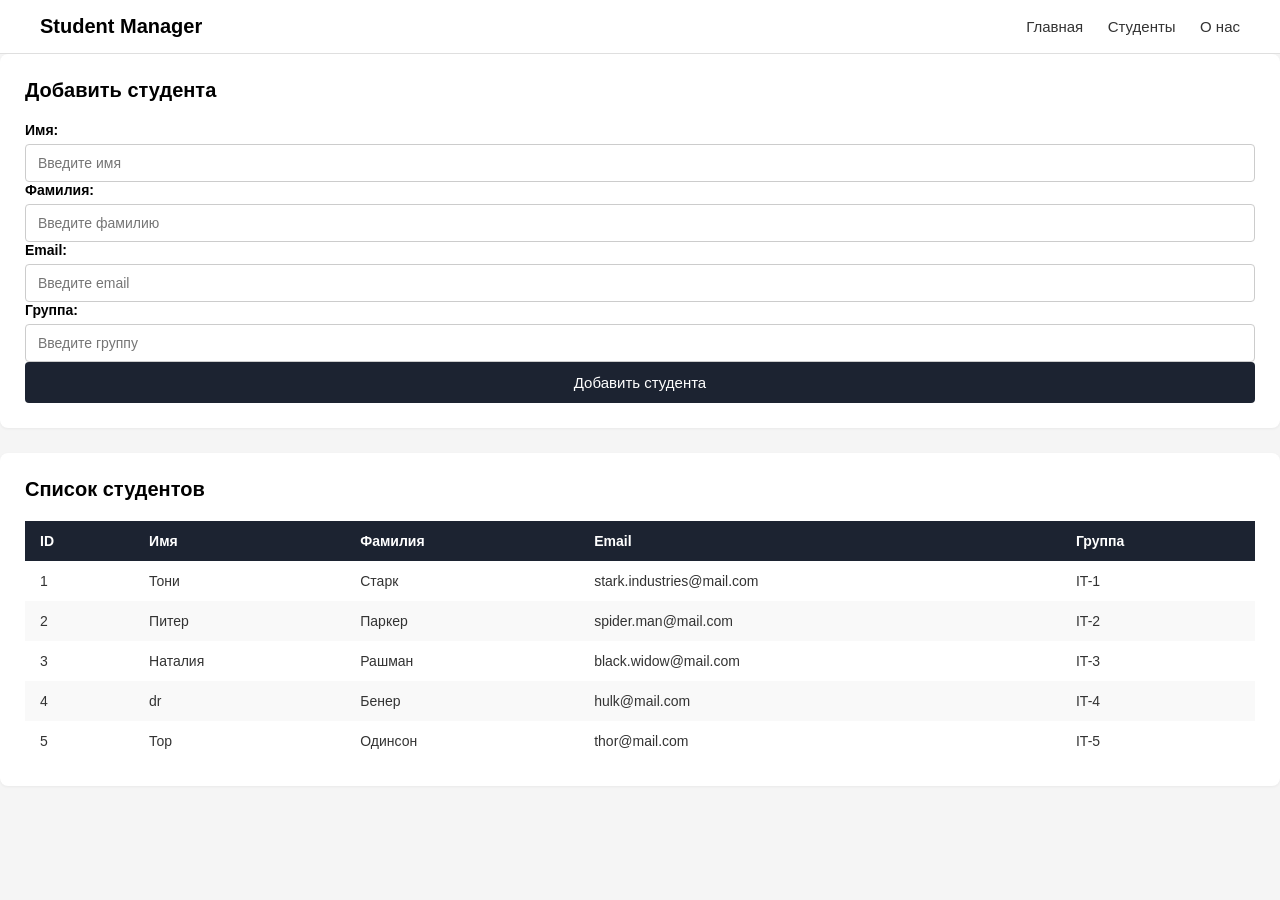
<file: index.html>
<!DOCTYPE html>
<html lang="ru">
<head>
    <meta charset="UTF-8">
    <meta name="viewport" content="width=device-width, initial-scale=1.0">
    <title>Student Manager</title>
    <link rel="stylesheet" href="style.css">
</head>
<body>
   <header class="header">
    <div class="header-logo"> Student Manager</div>
    <nav class="nav-links">
        <a href="index.html">Главная</a>
        <a href="students.html">Студенты</a>
        <a href="about.html">О нас</a>
        </nav>
    </header>

   
        
        <section class="card">
            <h2>Добавить студента</h2>
            <from action="#">
                <div class="form-group">
                    <label for="first-name">Имя:</label>
                    <input type="text" id="first-name" placeholder="Введите имя">
                </div>

                <div class="form-group">
                    <label for="last-name">Фамилия:</label>
                    <input type="text" id="last-name" placeholder="Введите фамилию">
                </div>

                <div class="form-group">
                    <label for="email">Email:</label>
                    <input type="email" id="email" placeholder="Введите email">
                </div>
                <div class="form-group">
                    <label for="group">Группа:</label>
                    <input type="text" id="group" placeholder="Введите группу">
                </div>
                 <button type="submit" class="submit-btn">Добавить студента</button>
            </from>
        </section>
         <section class="card">
            <h2>Список студентов</h2>
            <div class="table-wrapper">
                <table class="student-table">
                    <thead>
                        <tr>
                            <th>ID</th>
                            <th>Имя</th>
                            <th>Фамилия</th>
                            <th>Email</th>
                            <th>Группа</th>
                        </tr>
                    </thead>
                    <tbody>
                          <tr>
                            <td>1</td>
                            <td>Тони</td>
                            <td>Старк</td>
                            <td>stark.industries@mail.com</td>
                            <td>IT-1</td>
                        </tr>
                        <tr>
                            <td>2</td>
                            <td>Питер</td>
                            <td>Паркер</td>
                            <td>spider.man@mail.com</td>
                            <td>IT-2</td>
                        </tr>
                        <tr>
                            <td>3</td>
                            <td>Наталия</td>
                            <td>Рашман</td>
                            <td>black.widow@mail.com</td>
                            <td>IT-3</td>
                        </tr>
                        <tr>
                              <td>4</td>
                            <td>dr</td>
                            <td>Бенер</td>
                            <td>hulk@mail.com</td>
                            <td>IT-4</td>
                        </tr>
                         <tr>
                            <td>5</td>
                            <td>Тор</td>
                            <td>Одинсон</td>
                            <td>thor@mail.com</td>
                            <td>IT-5</td>
                        </tr>
                    </tbody>
                </table>
    </div>

</body>
</html>
</file>
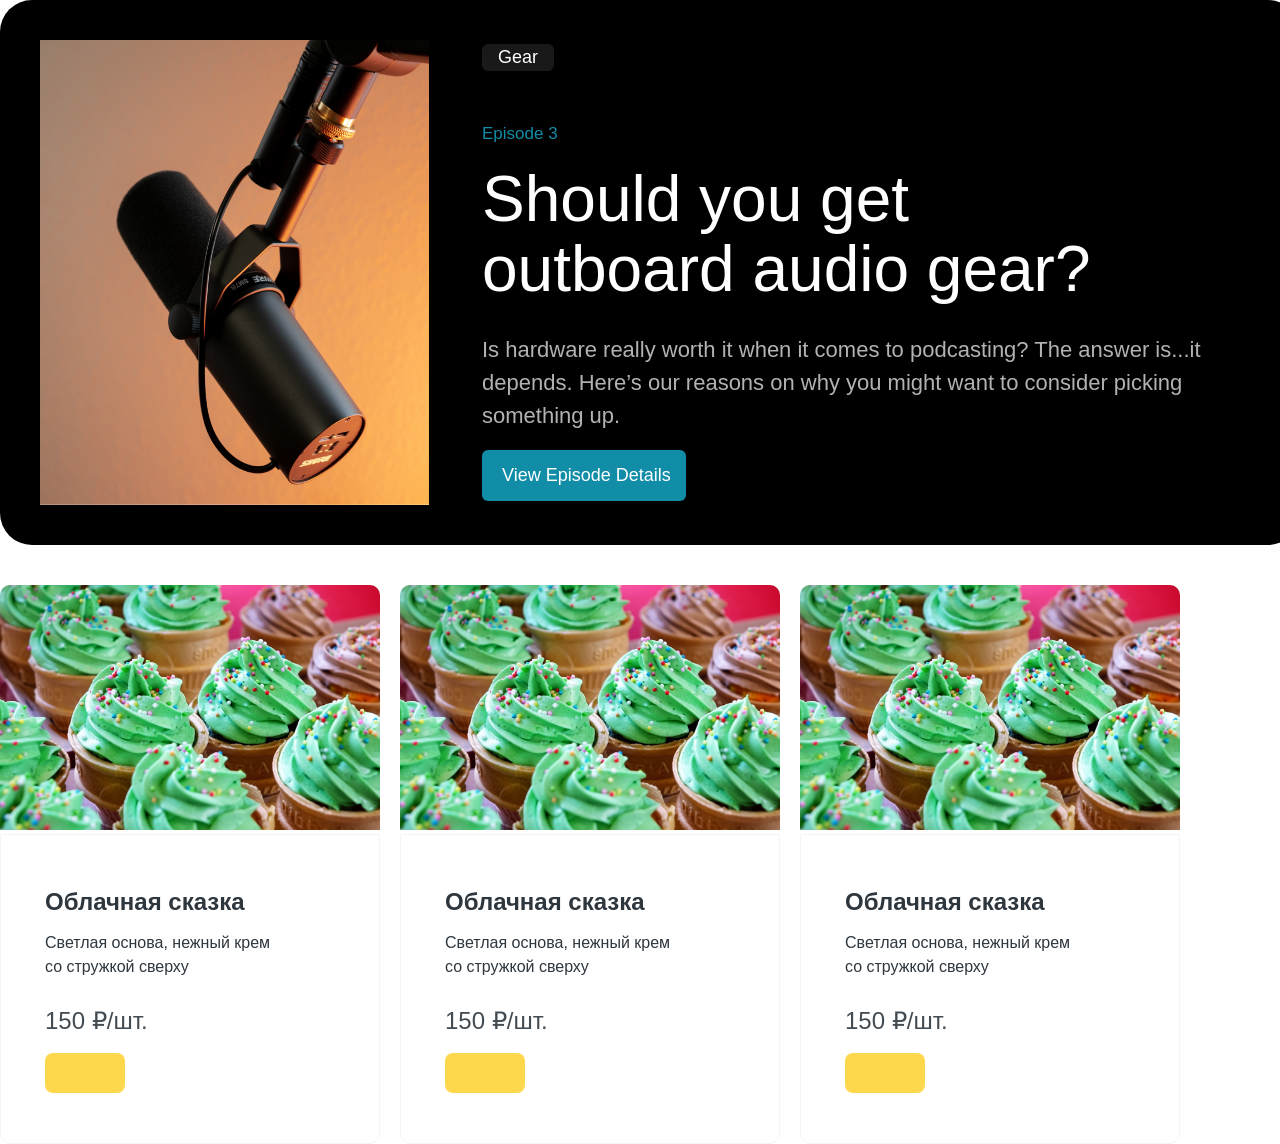
<file: htmlиCss/index.html>
<!DOCTYPE html>
<html lang="ru">
<head>
    <meta charset="UTF-8">
    <meta name="viewport" content="width=device-width, initial-scale=1.0">
    <title>Figma</title>
    <link rel="stylesheet" href="style.css">
</head>
<body>

   
    <div class ="cards">
        <img src = "2dc74b40297660480ff9140760d8f8d49c3b802b (1).jpg" alt = "audio" width="389" height="465">
        <div class ="card-block">
            <div class = "badge">Gear</div>
            <div class = "episode">Episode 3</div>
            <div class = "title">Should you get outboard audio gear?</div>
            <div class = "subtitle">Is hardware really worth it when it comes 
                to podcasting? The answer is...it depends. Here’s our reasons 
                on why you might want to consider picking something up.</div>
                <button class ="btn">View Episode Details</button>
            </div>
        </div>
</div>
<div class="cakes-container">

          
     <div class ="card3">
        <img src = "de7b1965881e7dd5efdb8021eea24ded74566398 (1).jpg" alt = "cupcakes" class = "card3mg" width="380" height="245">
     <div class = "box1">
        <div class = "title3">Облачная сказка</div>
        <div class = "discription">Светлая основа, нежный крем со стружкой сверху</div>
        <div class = "cost"> 150 ₽/шт. </div>
        <button class ="btn3"></button></div>
    </div>
    
  
     <div class ="card3">
        <img src = "de7b1965881e7dd5efdb8021eea24ded74566398 (1).jpg" alt = "cupcakes" class = "card3mg" width="380" height="245">
     <div class = "box1">
        <div class = "title3">Облачная сказка</div>
        <div class = "discription">Светлая основа, нежный крем со стружкой сверху</div>
        <div class = "cost"> 150 ₽/шт. </div>
        <button class ="btn3"></button></div>
    </div>

         <div class ="card3">
        <img src = "de7b1965881e7dd5efdb8021eea24ded74566398 (1).jpg" alt = "cupcakes" class = "card3mg" width="380" height="245">
     <div class = "box1">
        <div class = "title3">Облачная сказка</div>
        <div class = "discription">Светлая основа, нежный крем со стружкой сверху</div>
        <div class = "cost"> 150 ₽/шт. </div>
        <button class ="btn3"></button></div>
    </div>
    </div> 
    

</div>

</body>
</html>
</file>
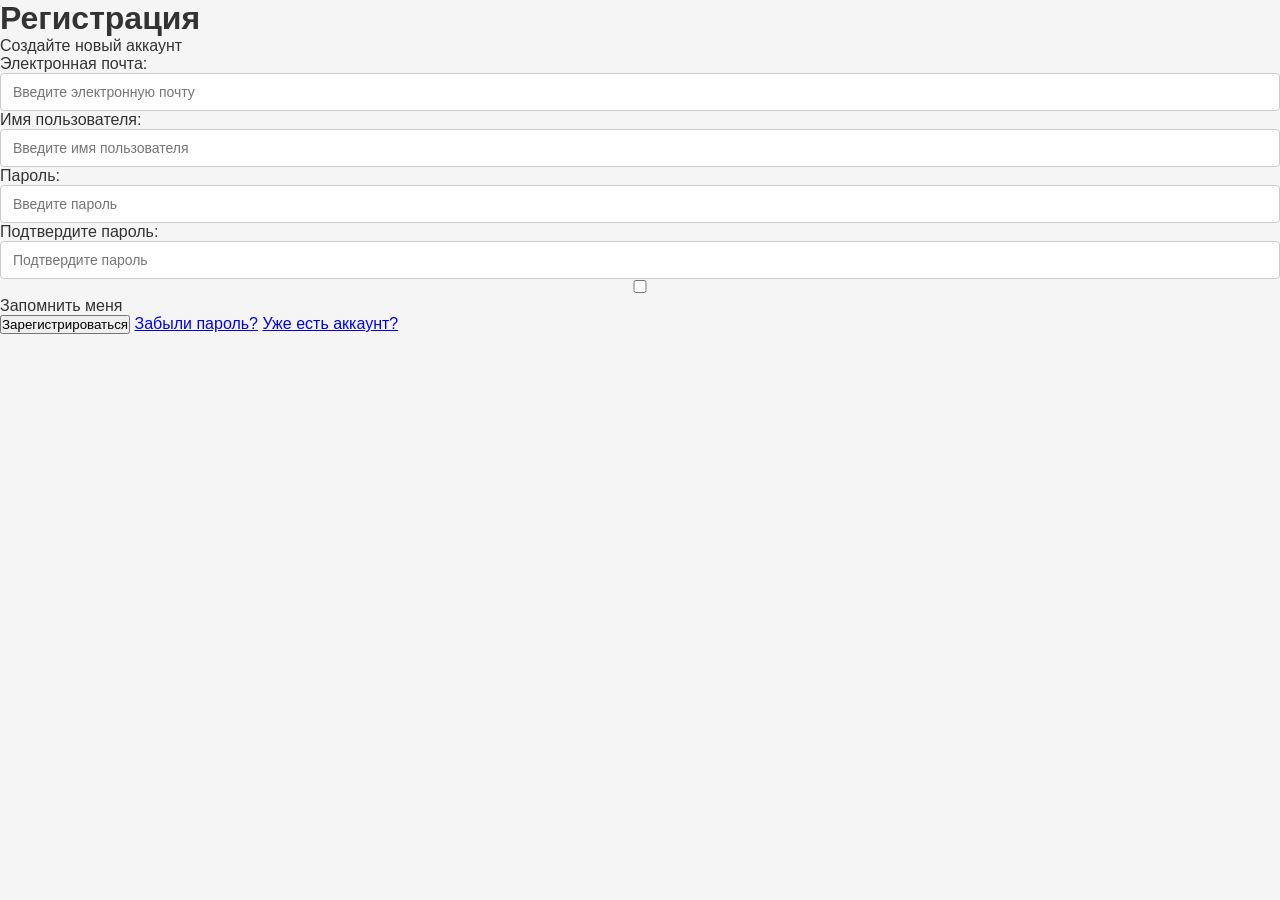
<file: register.html>
<!DOCTYPE html>
<html lang="en">
<head>
    <meta charset="UTF-8">
    <meta name="viewport" content="width=device-width, initial-scale=1.0">
    <title>Document</title>
    <link rel="stylesheet" href="style.css">
</head>
<body>
     <main>
    <div class="login">
        <h1>Регистрация</h1>
        <p>Создайте новый аккаунт</p>
        <div class="login-form">
            <span>Электронная почта:</span>
            <input type="email" placeholder="Введите электронную почту" id="email">
            <span>Имя пользователя:</span>
            <input type="text" placeholder="Введите имя пользователя" id="username">
            <span>Пароль:</span>
            <input type="password" placeholder="Введите пароль" id="password">
            <span>Подтвердите пароль:</span>
            <input type="password" placeholder="Подтвердите пароль" id="confirm-password">
            <div class="remember">
                <input type="checkbox" id="remember">
                <span>Запомнить меня</span>
                
        </div>
        <button>Зарегистрироваться</button>
        <a href="#">Забыли пароль?</a>
        <a href="index.html">Уже есть аккаунт?</a>
    </div>
 </main>
</body>
</html>
</file>
<file: style.css>
* {
    box-sizing: border-box;
    margin: 0;
    padding: 0;
    font-family: Arial, sans-serif;
}

body {
    background-color: #f5f5f5;
    color: #333;
}

.header {
    background-color: #ffffff;
    padding: 15px 40px;
    display: flex;
    justify-content: space-between;
    align-items: center;
    border-bottom: 1px solid #e0e0e0;
}

.header-logo {
    font-size: 20px;
    font-weight: bold;
    color: #000;
}

.nav-links a {
    color: #333;
    text-decoration: none;
    margin-left: 20px;
    font-size: 15px;
}

.hero-section {
    text-align: center;
    margin-bottom: 30px;
}

.hero-section h1 {
    font-size: 28px;
    margin-bottom: 8px;
    color: #000;
}

.hero-section p {
    color: #666;
    font-size: 14px;
}

.card {
    background-color: #ffffff;
    border-radius: 8px;
    padding: 25px;
    margin-bottom: 25px;
    box-shadow: 0 1px 3px rgba(0,0,0,0.05);
}

.card h2 {
    font-size: 20px;
    margin-bottom: 20px;
    color: #000;
}

.form-grid {
    display: grid;
    grid-template-columns: 1fr 1fr;
    gap: 15px 20px;
    margin-bottom: 20px;
}

.form-group {
    display: flex;
    flex-direction: column;
}

.form-group label {
    margin-bottom: 6px;
    font-size: 14px;
    font-weight: bold;
    color: #000;
}

input {
    width: 100%;
    padding: 10px 12px;
    border: 1px solid #ccc;
    border-radius: 4px;
    font-size: 14px;
    outline: none;
    background-color: #fff;
}

input:focus {
    border-color: #000;
}
.submit-btn {
    width: 100%;
    background-color: #1c2331;
    color: #ffffff;
    border: none;
    border-radius: 4px;
    padding: 12px;
    font-size: 15px;
    cursor: pointer;
}

.submit-btn:hover {
    background-color: #000000;
}

.table-wrapper {
    overflow-x: auto;
}

.student-table {
    width: 100%;
    border-collapse: collapse;
}

.student-table th, 
.student-table td {
    padding: 12px 15px;
    text-align: left;
    font-size: 14px;
}

.student-table th {
    background-color: #1c2331;
    color: #ffffff;
    font-weight: bold;
}

.student-table tbody tr:nth-child(even) {
    background-color: #f9f9f9;
}

.student-table tbody tr:nth-child(odd) {
    background-color: #ffffff;
}

.about-section p {
    font-size: 14px;
    color: #444;
    margin-bottom: 15px;
}

.more-link{
    color: #1c2331;
    text-decoration: underline;
    font-size: 14px;
}
</file>
<file: htmlиCss/style.css>
body{
    margin-top: 40px;
    font-family: Arial, Helvetica, sans-serif;
    max-width: 1500px;
    margin: 0 auto;
}
.cards{
    background-color: #000000;
    display: flex;
    align-items: center;
    gap: 53px;
    border-radius: 32px;
    width: 1300px;
    height: 545px;
}
.cards img{
    margin-left: 40px;
}


.badge{
    background-color: #191919;
    color: #FFFFFF;
    font-size: 18px;
    font-weight: 400px;
    line-height: 27px;
    width: fit-content;
    padding: 0 16px;
    border-radius: 6px;
    margin-bottom: 48.44px;
}

.episode{
    color: #118DA8;
    font-size: 17px;
    font-weight: 400px;
    line-height: 27px;
    margin-bottom: 17px;
}

.title{
    font-weight: 400px;
    font-size: 64px;
    Line-height: 70.4px;
    color: #FFFFFF;
    margin-bottom: 28px;
    width: 620px;
}

.subtitle{
    color: #FFFFFFB2;
    font-weight: 400px;
    font-size: 22px;
    Line-height: 33px;
    margin-bottom: 18px;
    width: 720px;
}

.btn{
    background-color: #118DA8;
    font-size: 18px;
    font-weight: 400;
    line-height: 27px;
    color: #FFFFFF;
    border: none;
    border-radius: 6px;
    padding: 12px 15px 12px 20px;
}

.cakes-container {
    display: flex;      
    gap: 20px;          
    margin-top: 40px;   
}


.card3{
    width: 380px;
    border-radius: 10px;
}
.card3mg{
    border-top-left-radius: 10px;
    border-top-right-radius: 10px;
}
.box1{
    padding: 50px 89px 50px 44px;
    border: 1px solid #F2F6FA;
    border-bottom-left-radius: 10px;
    border-bottom-right-radius: 10px;
}

.title3{
    color: #2E363E;
    font-weight: 700;
    font-size: 24px;
    line-height: 143%;
    margin-bottom: 12px;
}

.discription{
    color: #2E363E;
    font-weight: 400;
    font-size: 16px;
    line-height: 150%;
    margin-bottom: 24px;
}

.cost{
    color: #434B53;
    font-weight: 500;
    font-size: 24px;
    line-height: 150%;
    margin-bottom: 14px;
}

.btn3{
    background-color: #FED84C;
    color: #2E363E;
    font-weight: 500;
    font-size: 18px;
    line-height: 152%;
    border-radius: 8px;
    border: none;
    padding: 20px 40px;
}


.discription1{
    color: #809FB8;
    font-weight: 600;
    font-size: 16px;
    line-height: 21px;
    margin-bottom: 53px;
    margin-left: 27px;
    margin-top: 26px;
    margin-right: 42px;
}
</file>
